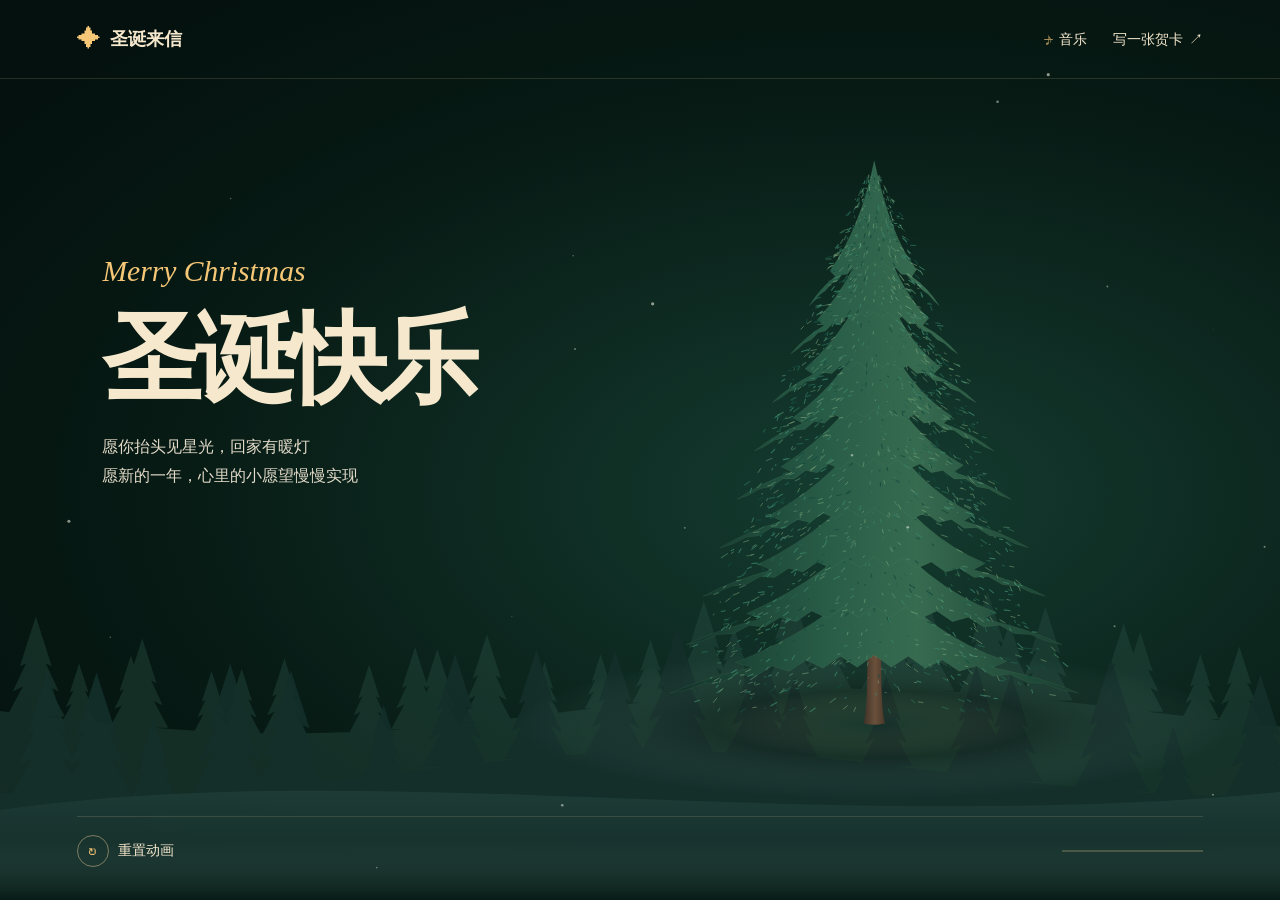
<file: index.html>
<!doctype html>
<html lang="zh-CN">
<head>
  <meta charset="utf-8">
  <meta name="viewport" content="width=device-width, initial-scale=1">
  <meta name="theme-color" content="#081a15">
  <meta name="description" content="滑动点亮圣诞树，接过圣诞老人送来的贺卡">
  <title>圣诞来信｜雪地送信</title>
  <link rel="stylesheet" href="style.css">
  <script src="tree.js" defer></script>
  <script src="card.js" defer></script>
  <script src="music.js" defer></script>
</head>
<body id="top">
  <a class="skip-link" href="#scroll-cue">跳到特效控制</a>
  <main>
    <section class="tree-track" id="greeting" aria-labelledby="tree-title">
      <div class="scene">
        <canvas id="tree-scene" aria-hidden="true"></canvas>
        <canvas id="scene-snow" aria-hidden="true"></canvas>
        <header class="site-header">
          <a class="wordmark" href="#greeting"><span aria-hidden="true">✦</span> 圣诞来信</a>
          <div class="header-actions">
            <button class="music-trigger" id="toggle-music" type="button" aria-label="背景音乐" aria-pressed="false" hidden>
              <span class="music-note" aria-hidden="true">♪</span> 音乐
            </button>
            <button class="compose-trigger" id="open-compose" type="button" aria-haspopup="dialog" aria-controls="compose">
              写一张贺卡 <span aria-hidden="true">↗</span>
            </button>
          </div>
        </header>
        <audio id="background-music" src="music/Facing%20The%20Sun%20-%20Jamvana%20(Soft).mp3" preload="none" loop></audio>

        <div class="scene-copy">
          <p class="holiday" lang="en">Merry Christmas</p>
          <h1 id="tree-title">圣诞快乐</h1>
          <p class="scene-description">愿你抬头见星光，回家有暖灯<br>愿新的一年，心里的小愿望慢慢实现</p>
        </div>

        <div class="sleigh-arrival" id="sleigh-arrival" hidden>
          <img class="sleigh-image" src="assets/santa-sleigh.png" width="1120" height="560"
            alt="驯鹿拉着红色雪橇，圣诞老人举着一封信" draggable="false">
          <button class="tree-card" id="tree-card" type="button" data-open-card aria-label="打开贺卡"
            aria-haspopup="dialog" hidden></button>
        </div>

        <button class="gift-hotspot" id="green-gift" type="button" aria-label="查看礼物"
          aria-haspopup="dialog" aria-controls="gift-dialog" hidden></button>

        <div class="scene-controls">
          <button class="scroll-cue" id="scroll-cue" type="button">
            <span class="scroll-arrow" aria-hidden="true">↻</span><span>重置动画</span>
          </button>
          <span class="progress-track" aria-hidden="true"><span id="progress-fill"></span></span>
        </div>

        <noscript><p class="noscript-note">请开启 JavaScript 观看圣诞树并打开贺卡</p></noscript>
      </div>
    </section>

  </main>

  <dialog class="letter compose-dialog" id="compose" aria-labelledby="compose-title">
    <div class="compose">
      <form method="dialog" class="close-form">
        <button class="close-card" type="submit" aria-label="关闭写贺卡窗口" autofocus>×</button>
      </form>
      <div class="compose-copy">
        <span class="section-star" aria-hidden="true">✦</span>
        <h2 id="compose-title">寄出你的祝福</h2>
        <img class="compose-image" src="assets/christmas-eve.jpg" width="1536" height="1024"
          alt="雪夜里亮着暖灯的松林小屋" loading="lazy">
      </div>
      <form id="card-form">
        <div class="form-row">
          <label>收信人 <input name="to" maxlength="24" autocomplete="off"></label>
          <label>落款 <input name="from" maxlength="24" autocomplete="off"></label>
        </div>
        <label>祝福语
          <textarea name="wish" maxlength="160" rows="4" placeholder="愿你这个冬天，遇到很多温柔的小事"></textarea>
        </label>
        <button class="button button-green" type="submit">生成祝福卡 <span aria-hidden="true">↗</span></button>
        <div class="share-result" id="share-result" hidden>
          <div class="share-fields" id="share-fields" hidden>
            <label>你的分享链接 <input id="share-link" readonly spellcheck="false"></label>
            <button class="button button-outline" id="copy-link" type="button">复制链接</button>
          </div>
          <p class="status" id="share-status" role="status"></p>
          <button class="text-button" type="button" data-open-card aria-haspopup="dialog">预览贺卡 <span aria-hidden="true">↗</span></button>
        </div>
      </form>
    </div>
  </dialog>

  <dialog class="letter" id="christmas-letter" aria-labelledby="card-recipient">
    <article class="letter-paper">
      <form method="dialog" class="close-form">
        <button class="close-card" type="submit" aria-label="关闭贺卡" autofocus>×</button>
      </form>
      <p class="letter-holiday" lang="en"><span aria-hidden="true">✦</span> Merry Christmas</p>
      <h2 id="card-recipient">给正在读这封信的你</h2>
      <p id="card-message">愿你今晚睡得安稳，明早醒来有好心情
愿新的一年，有人陪你走很远的路，也有许多小事让你忍不住笑
圣诞快乐！</p>
      <p id="card-sender">—— 圣诞来信</p>
    </article>
  </dialog>
  <dialog class="letter gift-dialog" id="gift-dialog" aria-label="礼物">
    <div class="letter-paper">
      <form method="dialog" class="close-form">
        <button class="close-card" type="submit" aria-label="关闭礼物" autofocus>×</button>
      </form>
      <p class="gift-code">神秘兑换码：<strong>Se20261225Ki</strong></p>
      <p class="gift-clue-label">线索</p>
      <figure class="gift-clue">
        <img src="assets/gift-ant-christmas-eve.jpg" alt="平安夜里，蓝色蚂蚁背着红苹果走过雪地，远处的圣诞树亮着暖灯"
          width="560" height="560" loading="lazy">
        <figcaption>（时间and地点）</figcaption>
      </figure>
    </div>
  </dialog>
</body>
</html>
</file>
<file: style.css>
:root {
  color-scheme: dark;
  --night: #081b16;
  --forest: #1a3a2d;
  --paper: #fff9eb;
  --cream: #f5e8cd;
  --gold: #f5c776;
  --ink: #252c24;
  --muted: #56584b;
  --red: #9e3d36;
  --serif: "Songti SC", "STSong", "SimSun", serif;
  --sans: "Microsoft YaHei", "PingFang SC", "Noto Sans CJK SC", sans-serif;
  --accent: Georgia, "Times New Roman", serif;
}

*, *::before, *::after { box-sizing: border-box; }
html, body { height: 100%; overflow: hidden; overscroll-behavior: none; }
body { margin: 0; background: var(--night); color: var(--cream); font: 1rem/1.6 var(--sans); }
a { color: inherit; text-decoration: none; }
img { display: block; max-width: 100%; }
button { font-family: inherit; }
h1, h2, h3, p { margin: 0; }
h1, h2 { font: 800 2.5rem/1.12 var(--serif); }
[hidden] { display: none !important; }
:focus-visible { outline: 2px solid #f4b86b; outline-offset: 5px; }
.skip-link { position: fixed; z-index: 9; top: .75rem; left: .75rem; translate: 0 -200%; padding: .65rem 1rem; background: var(--paper); color: var(--ink); }
.skip-link:focus { translate: 0; }

.tree-track { height: 100vh; height: 100svh; touch-action: pinch-zoom; }
.tree-track.can-rotate { cursor: grab; }
.tree-track.is-rotating { cursor: grabbing; user-select: none; }
.scene {
  position: relative;
  height: 100%;
  overflow: hidden;
  isolation: isolate;
  background: radial-gradient(ellipse at 68% 55%, #153c30, #071a14 58%, #04110e 90%);
}
#tree-scene, #scene-snow { position: absolute; inset: 0; width: 100%; height: 100%; pointer-events: none; }
#tree-scene { z-index: 1; }
#scene-snow { z-index: 3; }
.site-header {
  position: absolute;
  z-index: 4;
  inset: 0 0 auto;
  display: flex;
  align-items: center;
  justify-content: space-between;
  min-height: 79px;
  gap: .8rem;
  padding-inline: clamp(1.25rem, 6vw, 6rem);
  border-bottom: 1px solid #eed9ac25;
}
.wordmark { display: flex; align-items: center; gap: .6rem; font: 800 1.15rem/1.2 var(--serif); white-space: nowrap; }
.wordmark span { color: var(--gold); font: 1.5rem/1 var(--accent); }
.header-actions { display: flex; align-items: center; gap: clamp(.65rem, 3vw, 1.6rem); }
.compose-trigger, .music-trigger {
  display: inline-flex;
  align-items: center;
  gap: .4rem;
  min-height: 44px;
  padding: 0;
  border: 0;
  background: none;
  color: inherit;
  cursor: pointer;
  font-size: .9rem;
  white-space: nowrap;
}
.music-note { color: var(--gold); font-size: 1.2em; }
.music-trigger[aria-pressed="false"] .music-note { opacity: .65; text-decoration: line-through; }
.music-trigger[aria-pressed="true"] { color: var(--gold); }
.site-header a:hover, .compose-trigger:hover, .music-trigger:hover { color: var(--gold); }

.scene-copy {
  position: absolute;
  z-index: 4;
  top: 28%;
  left: clamp(1.25rem, 8vw, 8rem);
  max-width: 38%;
}
.holiday {
  margin-bottom: clamp(.55rem, 1.5vw, 1.15rem);
  color: var(--gold);
  font: italic clamp(1.1rem, 2.4vw, 1.85rem)/1.3 var(--accent);
}
.scene h1 { font-size: clamp(3.25rem, 7.7vw, 8.1rem); letter-spacing: -.065em; line-height: 1.03; }
.scene-description { margin-top: 1.4rem; color: #e4dcca; line-height: 1.8; }

.sleigh-arrival {
  position: absolute;
  top: 0;
  left: 0;
  z-index: 2;
  transform-origin: center;
  pointer-events: none;
}
.sleigh-arrival.is-flying { will-change: transform; }
.sleigh-image {
  width: 100%;
  height: auto;
  filter: drop-shadow(0 9px 15px #0009);
  user-select: none;
}
.tree-card {
  position: absolute;
  top: 19%;
  left: 55.25%;
  width: max(44px, 12%);
  height: max(44px, 18%);
  translate: -50% -50%;
  padding: 0;
  border: 0;
  border-radius: 6px;
  background: transparent;
  color: var(--cream);
  cursor: pointer;
  pointer-events: auto;
}
.tree-card:hover { outline: 2px solid var(--gold); outline-offset: 2px; }
.gift-hotspot {
  position: absolute;
  z-index: 5;
  width: 24px;
  height: 24px;
  translate: -50% -50%;
  padding: 0;
  border: 0;
  border-radius: 4px;
  background: transparent;
  cursor: pointer;
}
.scene-controls {
  position: absolute;
  z-index: 4;
  display: flex;
  align-items: center;
  justify-content: space-between;
  gap: 1rem;
  inset: auto clamp(1.25rem, 6vw, 6rem) clamp(1rem, 3.5vh, 2.4rem);
  padding-top: 1rem;
  border-top: 1px solid #eed9ac25;
}
.scroll-cue {
  display: inline-flex;
  align-items: center;
  gap: .55rem;
  min-height: 36px;
  padding: 0;
  border: 0;
  background: transparent;
  color: var(--cream);
  cursor: pointer;
  font-size: .85rem;
  white-space: nowrap;
}
.scroll-arrow {
  display: grid;
  place-items: center;
  width: 32px;
  height: 32px;
  border: 1px solid #f2d29d75;
  border-radius: 50%;
  color: var(--gold);
  font-size: 1.1rem;
}
.scroll-cue:hover .scroll-arrow { background: #f8d99820; }
.progress-track { display: block; width: clamp(45px, 11vw, 150px); height: 2px; overflow: hidden; background: #e6ca8d3b; }
#progress-fill { display: block; width: 100%; height: 100%; background: var(--gold); transform: scaleX(0); transform-origin: left; }
.noscript-note { position: absolute; bottom: 5rem; right: 1.25rem; max-width: 16rem; }

.compose {
  position: relative;
  display: grid;
  grid-template-columns: minmax(0, 1fr) minmax(0, 1.2fr);
  align-items: start;
  gap: clamp(1.5rem, 7vw, 6.2rem);
  padding: clamp(2.8rem, 6vw, 4.4rem) clamp(1.15rem, 5vw, 3.8rem) clamp(1.35rem, 5vw, 3.4rem);
  background: #f4ead6;
  color: var(--ink);
}
.compose-copy h2 { font-size: clamp(2rem, 4.5vw, 3.4rem); }
.section-star { color: var(--red); font: 1.45rem/1 var(--accent); display: inline-block; margin-bottom: .55rem; }
.compose-image { margin-top: 1.2rem; width: 100%; height: auto; aspect-ratio: 2.35; object-fit: cover; object-position: 60% center; }

#card-form { display: grid; gap: 1rem; min-width: 0; }
.form-row { display: grid; grid-template-columns: repeat(2, minmax(0, 1fr)); gap: .8rem; }
label { display: grid; align-content: start; gap: .35rem; min-width: 0; font-size: .9rem; font-weight: 700; }
input, textarea {
  width: 100%;
  min-width: 0;
  padding: .65rem .7rem;
  border: 1px solid #a39e89;
  border-radius: 3px;
  background: var(--paper);
  color: var(--ink);
  font: 400 1rem/1.5 var(--sans);
}
textarea { resize: vertical; }
.button {
  display: inline-flex;
  width: fit-content;
  align-items: center;
  justify-content: center;
  gap: .65rem;
  min-height: 44px;
  padding: .7rem 1.1rem;
  border: 1px solid transparent;
  border-radius: 3px;
  font: 700 .9rem/1.2 var(--sans);
  cursor: pointer;
}
.button-green { background: var(--forest); color: var(--paper); }
.button-green:hover { background: #315742; }
.button-outline { color: var(--forest); background: var(--paper); border-color: #89907f; white-space: nowrap; }
.button-outline:hover { background: #eadfc9; }
.share-result { display: grid; gap: .65rem; padding-top: 1rem; border-top: 1px solid #c6baa1; }
.share-fields { display: grid; grid-template-columns: minmax(0, 1fr) auto; align-items: end; gap: .65rem; }
.status { color: var(--muted); font-size: .9rem; }
.text-button { width: fit-content; padding: .25rem 0; border: 0; background: none; color: var(--forest); cursor: pointer; font-size: .9rem; text-decoration: underline; text-underline-offset: 3px; }

.letter {
  color-scheme: light;
  width: min(560px, calc(100% - 34px));
  max-height: calc(100% - 32px);
  padding: 0;
  border: 1px solid #cc9f65;
  background: #fff8e8;
  color: var(--ink);
  box-shadow: 0 16px 90px #0008;
}
.compose-dialog { width: min(820px, calc(100% - 32px)); }
.gift-dialog { width: min(340px, calc(100% - 34px)); text-align: center; }
.gift-dialog .letter-paper { padding: 3.6rem 1rem 1.25rem; }
.gift-code { font-size: .95rem; }
.gift-code strong { color: var(--red); white-space: nowrap; }
.gift-clue-label { margin-top: .85rem; font-weight: 700; }
.gift-clue { margin: 0; }
.gift-clue img { width: min(10.5rem, 100%); height: auto; margin: .35rem auto 0; }
.gift-clue figcaption { margin-top: .35rem; color: var(--muted); font-size: .85rem; }
.letter::backdrop { background: #06110ce0; backdrop-filter: blur(5px); }
.letter[open] { animation: reveal .27s ease-out both; }
@keyframes reveal {
  from { opacity: 0; transform: translateY(16px) scale(.97); }
  to { opacity: 1; transform: translateY(0) scale(1); }
}
.letter-paper {
  position: relative;
  margin: .65rem;
  border: 1px solid #d9b684;
  padding: clamp(1.55rem, 5vw, 3.5rem);
  background: radial-gradient(ellipse at top, #fffaf1, #fcf0d8);
}
.close-form { position: absolute; top: .5rem; right: .5rem; }
.close-card { display: grid; place-items: center; width: 40px; height: 40px; border: 1px solid #af8b65; border-radius: 50%; background: none; color: var(--red); font-size: 1.5rem; line-height: 1; cursor: pointer; }
.close-card:hover { background: #f3dfc2; }
.letter-holiday { margin: .4rem 2rem .8rem 0; color: var(--red); font: italic 1.15rem/1.25 var(--accent); }
.letter-holiday span { font-style: normal; }
#card-recipient { margin-right: 1rem; font-size: clamp(1.6rem, 4.5vw, 2.55rem); overflow-wrap: anywhere; }
#card-message, #card-sender { margin-top: 1.15rem; white-space: pre-wrap; overflow-wrap: anywhere; line-height: 1.85; }
#card-sender { color: var(--red); text-align: end; font-weight: 700; }

@media (max-width: 750px) {
  .site-header { min-height: 62px; }
  .scene-copy { top: 12%; max-width: calc(100% - 2.5rem); }
  .holiday { font-size: 1.13rem; }
  .scene h1 { font-size: clamp(2.5rem, 12vw, 4.9rem); }
  .scene h1 br { display: none; }
  .scene-description { font-size: .85rem; margin-top: .45rem; }
  .scene-controls { padding-top: .55rem; }
  .compose { grid-template-columns: 1fr; }
  .compose-image { display: none; }
}
@media (max-width: 360px) {
  .form-row, .share-fields { grid-template-columns: 1fr; }
}
@media (max-height: 540px) and (min-width: 751px) {
  .site-header { min-height: 56px; }
  .scene-copy { top: 21%; }
  .scene h1 { font-size: clamp(2.9rem, 7vw, 5.3rem); }
  .scene-description { margin-top: .6rem; }
}
@media (prefers-reduced-motion: reduce) {
  .letter[open] { animation: none; }
}
</file>
